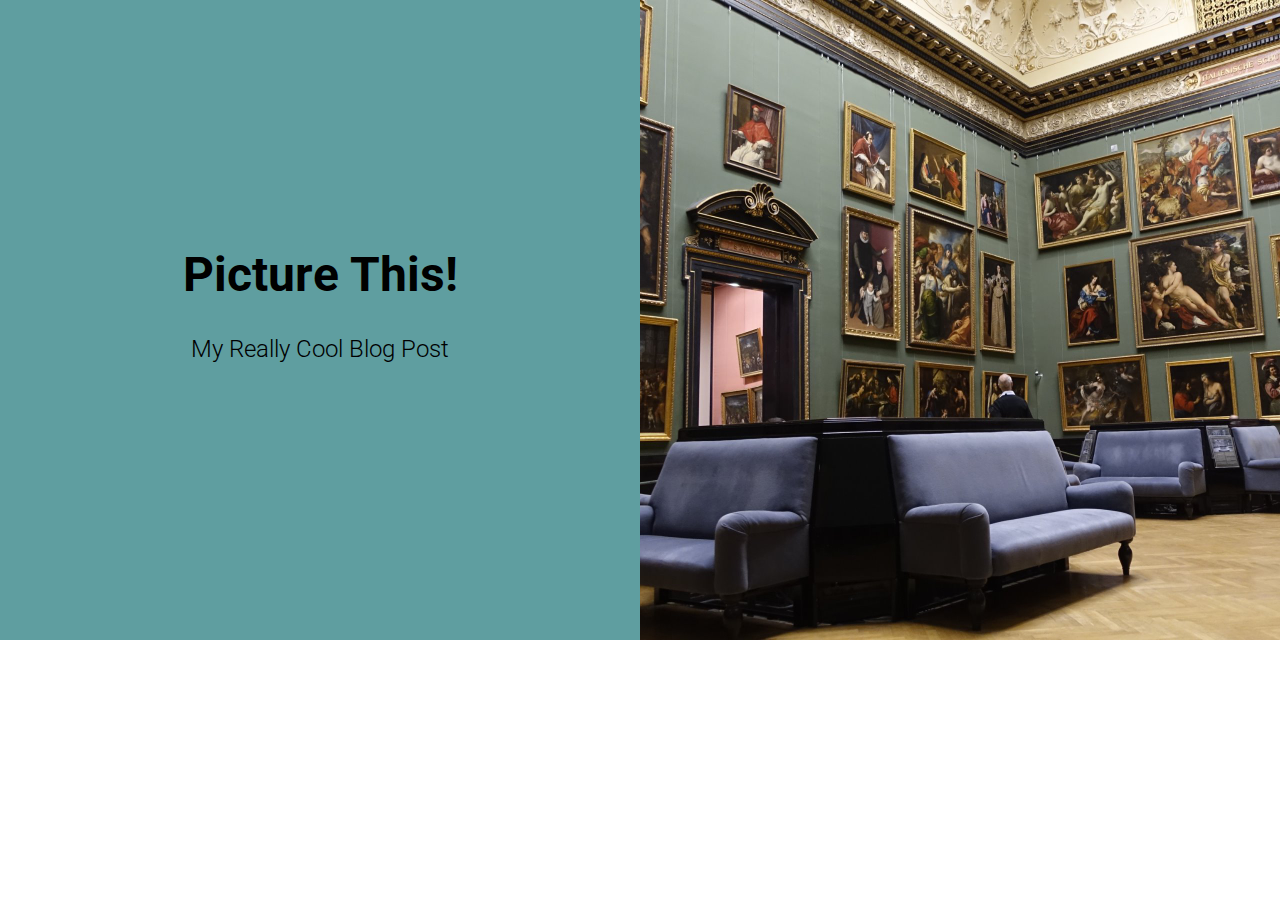
<file: index.html>
<!DOCTYPE html>
<html lang="en">

<head>
  <meta charset="UTF-8">
  <meta name="viewport" content="width=device-width, initial-scale=1.0">
  <meta http-equiv="X-UA-Compatible" content="ie=edge">
  <title>Picture This!</title>
  <link rel="stylesheet" href="style.css">
</head>

<body>
  <header class="header">
    <div class="title">
      <h1>Picture This!</h1>
      <h4>My Really Cool Blog Post</h4>
    </div>
    <picture>
      <source
      media="(max-width:960px)"
      srcset="images/museum-480_x_269.jpg 480w,
      images/museum-640_x_360.jpg 640w,
      images/museum-960_x_540.jpg 960w,
      images/museum-1280_x_720.jpg 1280w,
      images/museum-1920_x_1080.jpg 1920w,">
      <source
      media="(min-width:960px)"
      srcset="images/museum-960_x_960.jpg 960w,
      images/museum-1280_x_1280.jpg 1280w,
      images/museum-1920_x_1920.jpg 1920w,"
      size="50vw">
    <img src="images/museum.jpg" alt="museum">
  </picture>
  </header>
</body>

</html>
</file>
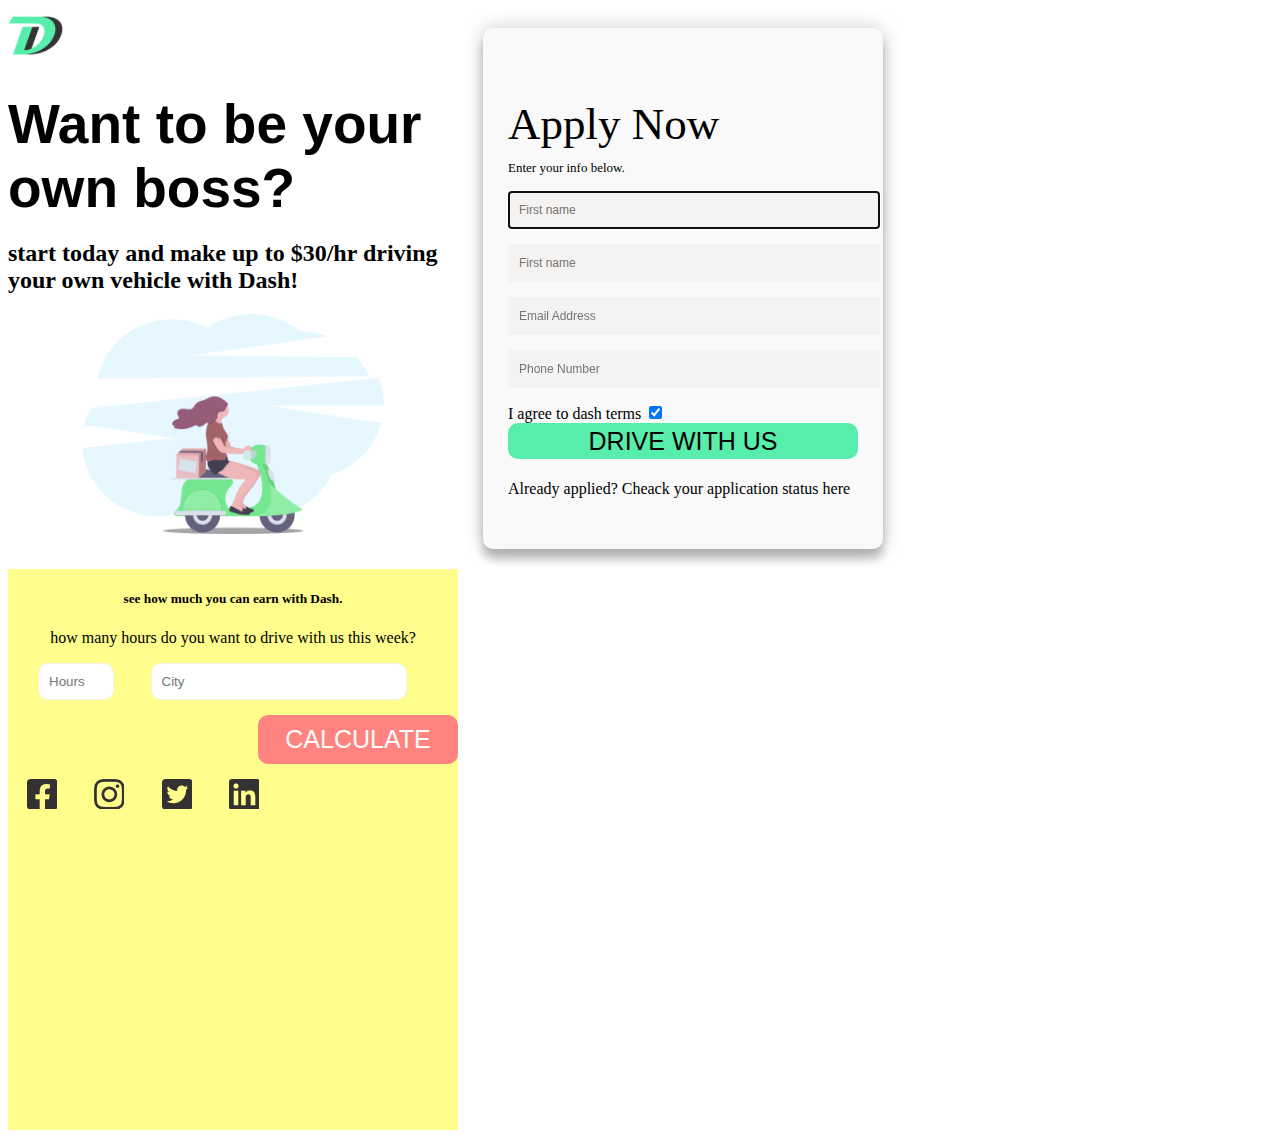
<file: landing page/index.html>
<!DOCTYPE html>
<html lang="en"></html>
<head> 
    <meta charset="utf-8">
    <title>MTM6130-FINAL</title>
    <link rel="stylesheet" href="css/style.css">
</head>
<body>
    <header>
    <div class="logo">
        <img src="img/logo.png" alt="logo">
    </div>
    <div class="word">
        <h1>Want to be your own boss?</h1>
        <h2>start today and make up to $30/hr driving your own vehicle with Dash!</h2>
    </div>
    <div class="backimg">
        <img src="img/img1.png" alt="backimg">
    </div>
    </header>
    <main>
        <div class="container">  
            <form id="contact" action="" method="post">
              <h3>Apply Now</h3>
              <h4>Enter your info below.</h4>
              <fieldset>
                <input placeholder="First name" type="text" tabindex="1" required autofocus>
              </fieldset>
              <fieldset>
                <input placeholder="First name" type="text" tabindex="2" required autofocus>
              </fieldset>
              <fieldset>
                <input placeholder="Email Address" type="email" tabindex="3" required>
              </fieldset>
              <fieldset>
                <input placeholder="Phone Number" type="tel" tabindex="4" required>
              </fieldset>
              <fieldset>
                <label for="spam">
                  I agree to dash terms
                  <input type="checkbox" name="spam" id="spam" value="yes" checked>
                </label>
              <fieldset>
                <button name="submit" type="submit" id="contact-submit" data-submit="...Sending">DRIVE WITH US</button>
              </fieldset>
              <p class="copyright">Already applied? <a href="https://colorlib.com" target="_blank" title="already"></a>Cheack your application status here</p>
            </form>
          </div>
    </main>
  </body>
    <footer>
        <div class="footer">
          <form id="calculate"action="" method="post">
            <h5>see how much you can earn with Dash.</h5>
            <p>how many hours do you want to drive with us this week?</p>
            <div class="calculate">
            <fieldset>
              <input placeholder="Hours" type="text" tabindex="5" required autofocus>
            </fieldset>
            <fieldset>
              <input placeholder="City" type="text" tabindex="6" required autofocus>
            </fieldset>
             </div>
            <fieldset>
              <button name="submit" type="submit" id="contact-submit" data-submit="...Sending">CALCULATE</button>
            </fieldset>
          </form>
        </div>
        <div class="icon">
          <a href="https://www.youtube.com/watch?v=uHqvFoZTVKM">
          <img src="img/facebook.png" alt="facebook">
          </a>
          <a href="https://www.youtube.com/watch?v=uHqvFoZTVKM">
            <img src="img/instagram.png" alt="instagram">
            </a>
            <a href="https://www.youtube.com/watch?v=uHqvFoZTVKM">
              <img src="img/twitter.png" alt="twitter">
              </a>
              <a href="https://www.youtube.com/watch?v=uHqvFoZTVKM">
                <img src="img/linkedin.png" alt="linkedin">
                </a>
        </div>
    </footer>
</file>
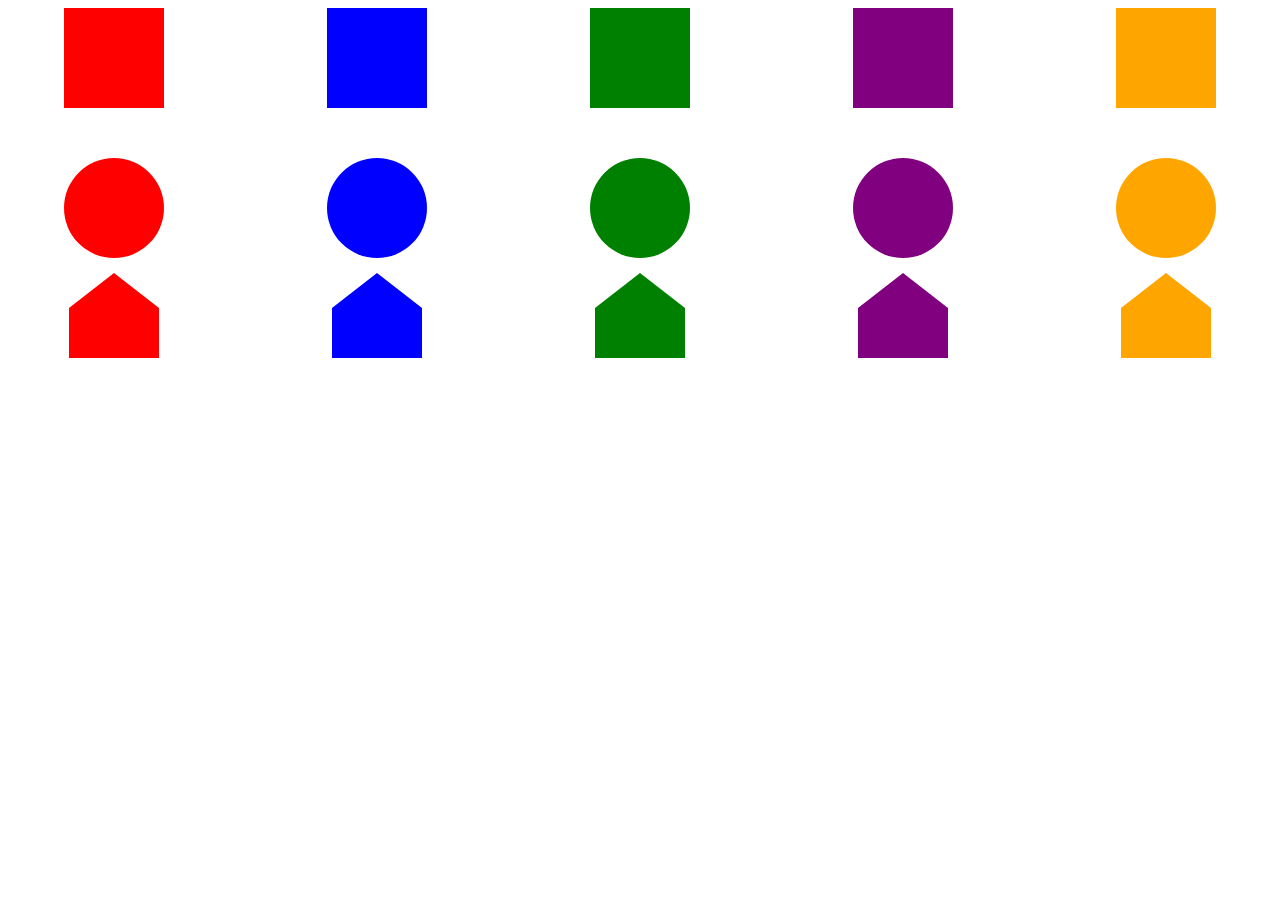
<file: mtm6201-sassy-shapes-master/index.html>
<!DOCTYPE html>
<html lang="en">

<head>
  <meta charset="UTF-8">
  <meta name="viewport" content="width=device-width, initial-scale=1.0">
  <meta http-equiv="X-UA-Compatible" content="ie=edge">
  <title>Sassy Shapes</title>
  <link rel="stylesheet" href="style.css">
</head>

<body>
  <main id="shapes" class="shapes">
    <div class="square-red"></div>
    <div class="square-blue"></div>
    <div class="square-green"></div>
    <div class="square-purple"></div>
    <div class="square-orange"></div>
    <div class="circle-red"></div>
    <div class="circle-blue"></div> 
    <div class="circle-green"></div> 
    <div class="circle-purple"></div> 
    <div class="circle-orange"></div> 
    <div class="pentagon-red"></div> 
    <div class="pentagon-blue"></div> 
    <div class="pentagon-green"></div>
    <div class="pentagon-purple"></div>
    <div class="pentagon-orange"></div>
  </main>
</body>

</html>
</file>
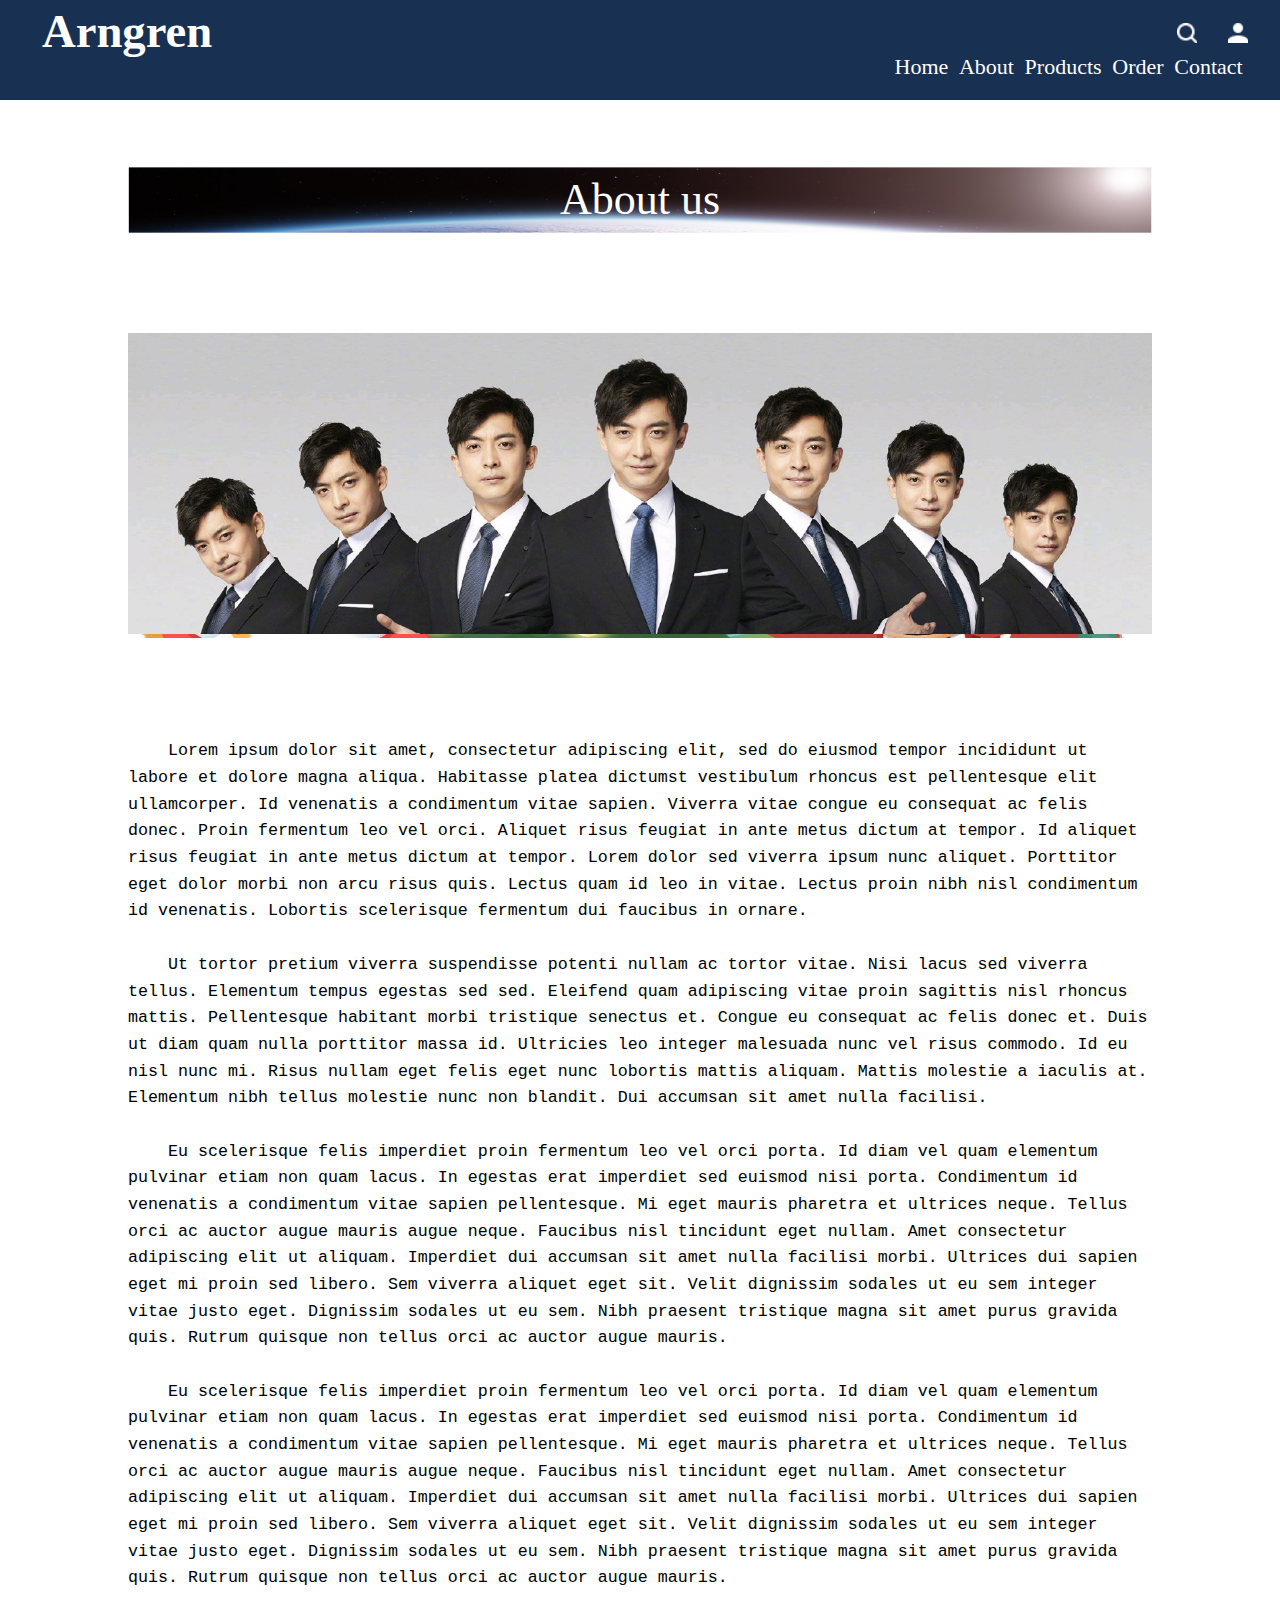
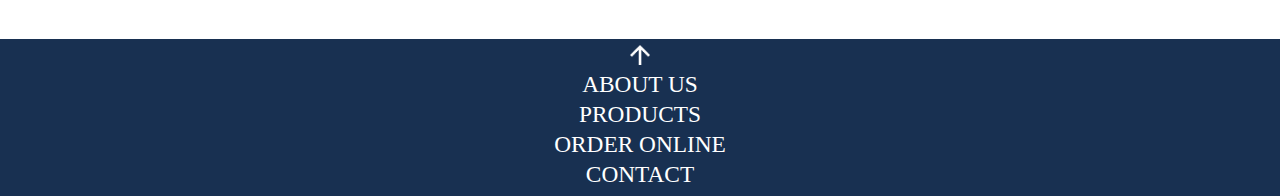
<file: Final/about.html>
<!doctype html>
<html>
<head>
    <meta charset="utf-8">
    <meta name="viewport" content="width=device-width,initial-scale=1,maximum-scale=1, user-scalable=no">
    <meta http-equiv="Page-Enter" content="revealTrans(Duration=2.0,Transition=7)">
    <link rel="stylesheet" type="text/css" href="css.css">
    <title>About</title>
</head>
<body>
  <header id="header">
      <div class="header-box">
          <div class="logo">
            <div class="phone-menu">
              <div class="menu-icon" onclick="document.getElementById('menu').style.display= document.getElementById('menu').style.display == 'block'? 'none':'block'">
                <div class="menu-line"></div>
                <div class="menu-line"></div>
                <div class="menu-line"></div>
              </div>
              <div class="phone-drop" id="menu">
                <ul>
                  <li><a  href="home.html">Home</a></li>
                  <li><a  href="about.html">About</a></li>
                  <li><a  href="product.html">Products</a></li>
                  <li><a  href="order.html">Order</a></li>
                  <li><a  href="contact.html">Contact</a></li>
                </ul>
              </div>
            </div>
            <div class="title">Arngren</div>
          </div>
          <nav>
              <div class="nav-icon">
                  <span><a href="#"><img src="images/Search@2x.png"/></a></span>
                  <span><a href="#"><img src="images/User@2x.png"/></a></span>
              </div>
              <ul>
                <li><a  href="home.html">Home</a></li>
                  <li><a  href="about.html">About</a></li>
                  <li><a  href="product.html">Products</a></li>
                  <li><a  href="order.html">Order</a></li>
                  <li><a  href="contact.html">Contact</a></li>
              </ul>
          </nav>
      </div>
  </header>
    <section>
        <div class="section-box about">
            <div class="head-img">About us</div>
            <div class="home-img about">
                <img src="images/about.png" />
            </div>
            <div class="parties">
                <div class="part">
                    <div class="part-two about">
                        <div class="part-two-item">
                            <pre>
    Lorem ipsum dolor sit amet, consectetur adipiscing elit, sed do eiusmod tempor incididunt ut labore et dolore magna aliqua. Habitasse platea dictumst vestibulum rhoncus est pellentesque elit ullamcorper. Id venenatis a condimentum vitae sapien. Viverra vitae congue eu consequat ac felis donec. Proin fermentum leo vel orci. Aliquet risus feugiat in ante metus dictum at tempor. Id aliquet risus feugiat in ante metus dictum at tempor. Lorem dolor sed viverra ipsum nunc aliquet. Porttitor eget dolor morbi non arcu risus quis. Lectus quam id leo in vitae. Lectus proin nibh nisl condimentum id venenatis. Lobortis scelerisque fermentum dui faucibus in ornare.

    Ut tortor pretium viverra suspendisse potenti nullam ac tortor vitae. Nisi lacus sed viverra tellus. Elementum tempus egestas sed sed. Eleifend quam adipiscing vitae proin sagittis nisl rhoncus mattis. Pellentesque habitant morbi tristique senectus et. Congue eu consequat ac felis donec et. Duis ut diam quam nulla porttitor massa id. Ultricies leo integer malesuada nunc vel risus commodo. Id eu nisl nunc mi. Risus nullam eget felis eget nunc lobortis mattis aliquam. Mattis molestie a iaculis at. Elementum nibh tellus molestie nunc non blandit. Dui accumsan sit amet nulla facilisi.

    Eu scelerisque felis imperdiet proin fermentum leo vel orci porta. Id diam vel quam elementum pulvinar etiam non quam lacus. In egestas erat imperdiet sed euismod nisi porta. Condimentum id venenatis a condimentum vitae sapien pellentesque. Mi eget mauris pharetra et ultrices neque. Tellus orci ac auctor augue mauris augue neque. Faucibus nisl tincidunt eget nullam. Amet consectetur adipiscing elit ut aliquam. Imperdiet dui accumsan sit amet nulla facilisi morbi. Ultrices dui sapien eget mi proin sed libero. Sem viverra aliquet eget sit. Velit dignissim sodales ut eu sem integer vitae justo eget. Dignissim sodales ut eu sem. Nibh praesent tristique magna sit amet purus gravida quis. Rutrum quisque non tellus orci ac auctor augue mauris.

    Eu scelerisque felis imperdiet proin fermentum leo vel orci porta. Id diam vel quam elementum pulvinar etiam non quam lacus. In egestas erat imperdiet sed euismod nisi porta. Condimentum id venenatis a condimentum vitae sapien pellentesque. Mi eget mauris pharetra et ultrices neque. Tellus orci ac auctor augue mauris augue neque. Faucibus nisl tincidunt eget nullam. Amet consectetur adipiscing elit ut aliquam. Imperdiet dui accumsan sit amet nulla facilisi morbi. Ultrices dui sapien eget mi proin sed libero. Sem viverra aliquet eget sit. Velit dignissim sodales ut eu sem integer vitae justo eget. Dignissim sodales ut eu sem. Nibh praesent tristique magna sit amet purus gravida quis. Rutrum quisque non tellus orci ac auctor augue mauris.
                            </pre>
                        </div>
                    </div>
                </div>
            </div>
            </div>
        </div>
    </section>
    <footer class="about-footer">
      <div class="foot-item">
        <div class="to-top"><a href="#header"><img src="images/top@2x.png" /></a></div>
        <ul >
            <li><a href="about.html"> ABOUT US</a></li>
            <li><a href="product.html">PRODUCTS</a></li>
            <li><a href="order.html">ORDER ONLINE</a></li>
            <li><a href="contact.html">CONTACT</a></li>
        </ul>
      </div>
    </footer>
</body>
</html>
</file>
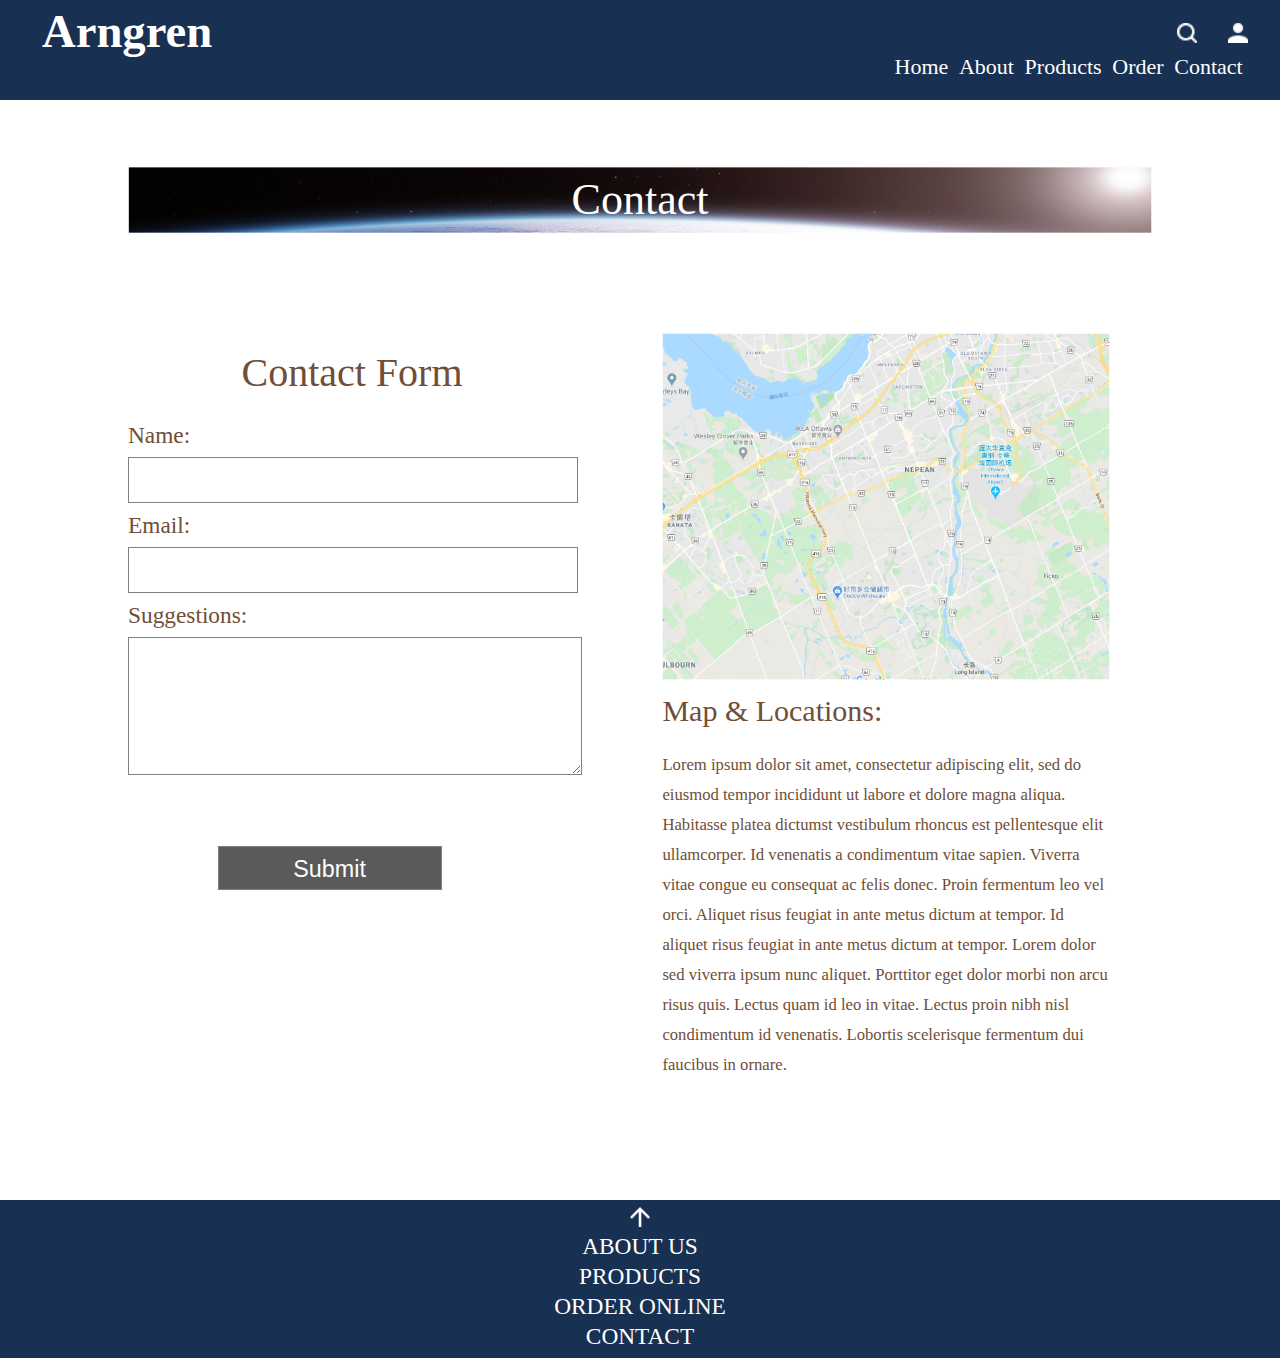
<file: Final/contact.html>
<!doctype html>
<html>
<head>
    <meta charset="utf-8">
    <meta name="viewport" content="width=device-width,initial-scale=1,maximum-scale=1, user-scalable=no">
    <meta http-equiv="Page-Enter" content="revealTrans(Duration=2.0,Transition=4)">
    <link rel="stylesheet" type="text/css" href="css.css">
    <title>Contact</title>
</head>
<body>
  <header id="header">
      <div class="header-box">
          <div class="logo">
            <div class="phone-menu">
              <div class="menu-icon" onclick="document.getElementById('menu').style.display= document.getElementById('menu').style.display == 'block'? 'none':'block'">
                <div class="menu-line"></div>
                <div class="menu-line"></div>
                <div class="menu-line"></div>
              </div>
              <div class="phone-drop" id="menu">
                <ul>
                  <li><a  href="home.html">Home</a></li>
                  <li><a  href="about.html">About</a></li>
                  <li><a  href="product.html">Products</a></li>
                  <li><a  href="order.html">Order</a></li>
                  <li><a  href="contact.html">Contact</a></li>
                </ul>
              </div>
            </div>
            <div class="title">Arngren</div>
          </div>
          <nav>
              <div class="nav-icon">
                  <span><a href="#"><img src="images/Search@2x.png"/></a></span>
                  <span><a href="#"><img src="images/User@2x.png"/></a></span>
              </div>
              <ul>
                <li><a  href="home.html">Home</a></li>
                  <li><a  href="about.html">About</a></li>
                  <li><a  href="product.html">Products</a></li>
                  <li><a  href="order.html">Order</a></li>
                  <li><a  href="contact.html">Contact</a></li>
              </ul>
          </nav>
      </div>
  </header>
    <section>
        <div class="section-box about">
            <div class="head-img">Contact</div>
        </div>
        <div class="parties">
          <div class="part">
                <div class="part-two contact">
                    <div class="part-two-item">
                        <div class="contact-info">
                            <div class="contact-map">
                                <img src="images/Image-16@2x.png" />
                            </div>
                            <div class="map-info">
                                <h2>Map & Locations:</h2>
                                <p>Lorem ipsum dolor sit amet, consectetur adipiscing elit, sed do eiusmod tempor incididunt ut labore et dolore magna aliqua. Habitasse platea dictumst vestibulum rhoncus est pellentesque elit ullamcorper. Id venenatis a condimentum vitae sapien. Viverra vitae congue eu consequat ac felis donec. Proin fermentum leo vel orci. Aliquet risus feugiat in ante metus dictum at tempor. Id aliquet risus feugiat in ante metus dictum at tempor. Lorem dolor sed viverra ipsum nunc aliquet. Porttitor eget dolor morbi non arcu risus quis. Lectus quam id leo in vitae. Lectus proin nibh nisl condimentum id venenatis. Lobortis scelerisque fermentum dui faucibus in ornare.</p>
                            </div>
                        </div>
                    </div>
                    <div class="part-two-item contact-form">
                        <h1>Contact Form</h1>
                        <form>
                            <label>Name: </label><br>
                            <input type="text" name="username" required><br>
                            <label>Email:</label><br>
                            <input type="email" name="email" required><br>
                            <label>Suggestions:</label><br>
                            <textarea name="message" rows="3" cols="20" required></textarea><br>
                            <input type="submit" value="Submit">
                          </form>
                    </div>
                </div>
            </div>
        </div>
    </section>
    <footer>
      <div class="foot-item">
        <div class="to-top"><a href="#header"><img src="images/top@2x.png"></img></a></div>
        <ul >
            <li><a href="about.html"> ABOUT US</a></li>
            <li><a href="product.html">PRODUCTS</a></li>
            <li><a href="order.html">ORDER ONLINE</a></li>
            <li><a href="contact.html">CONTACT</a></li>
        </ul>
      </div>
    </footer>
</body>
</html>
</file>
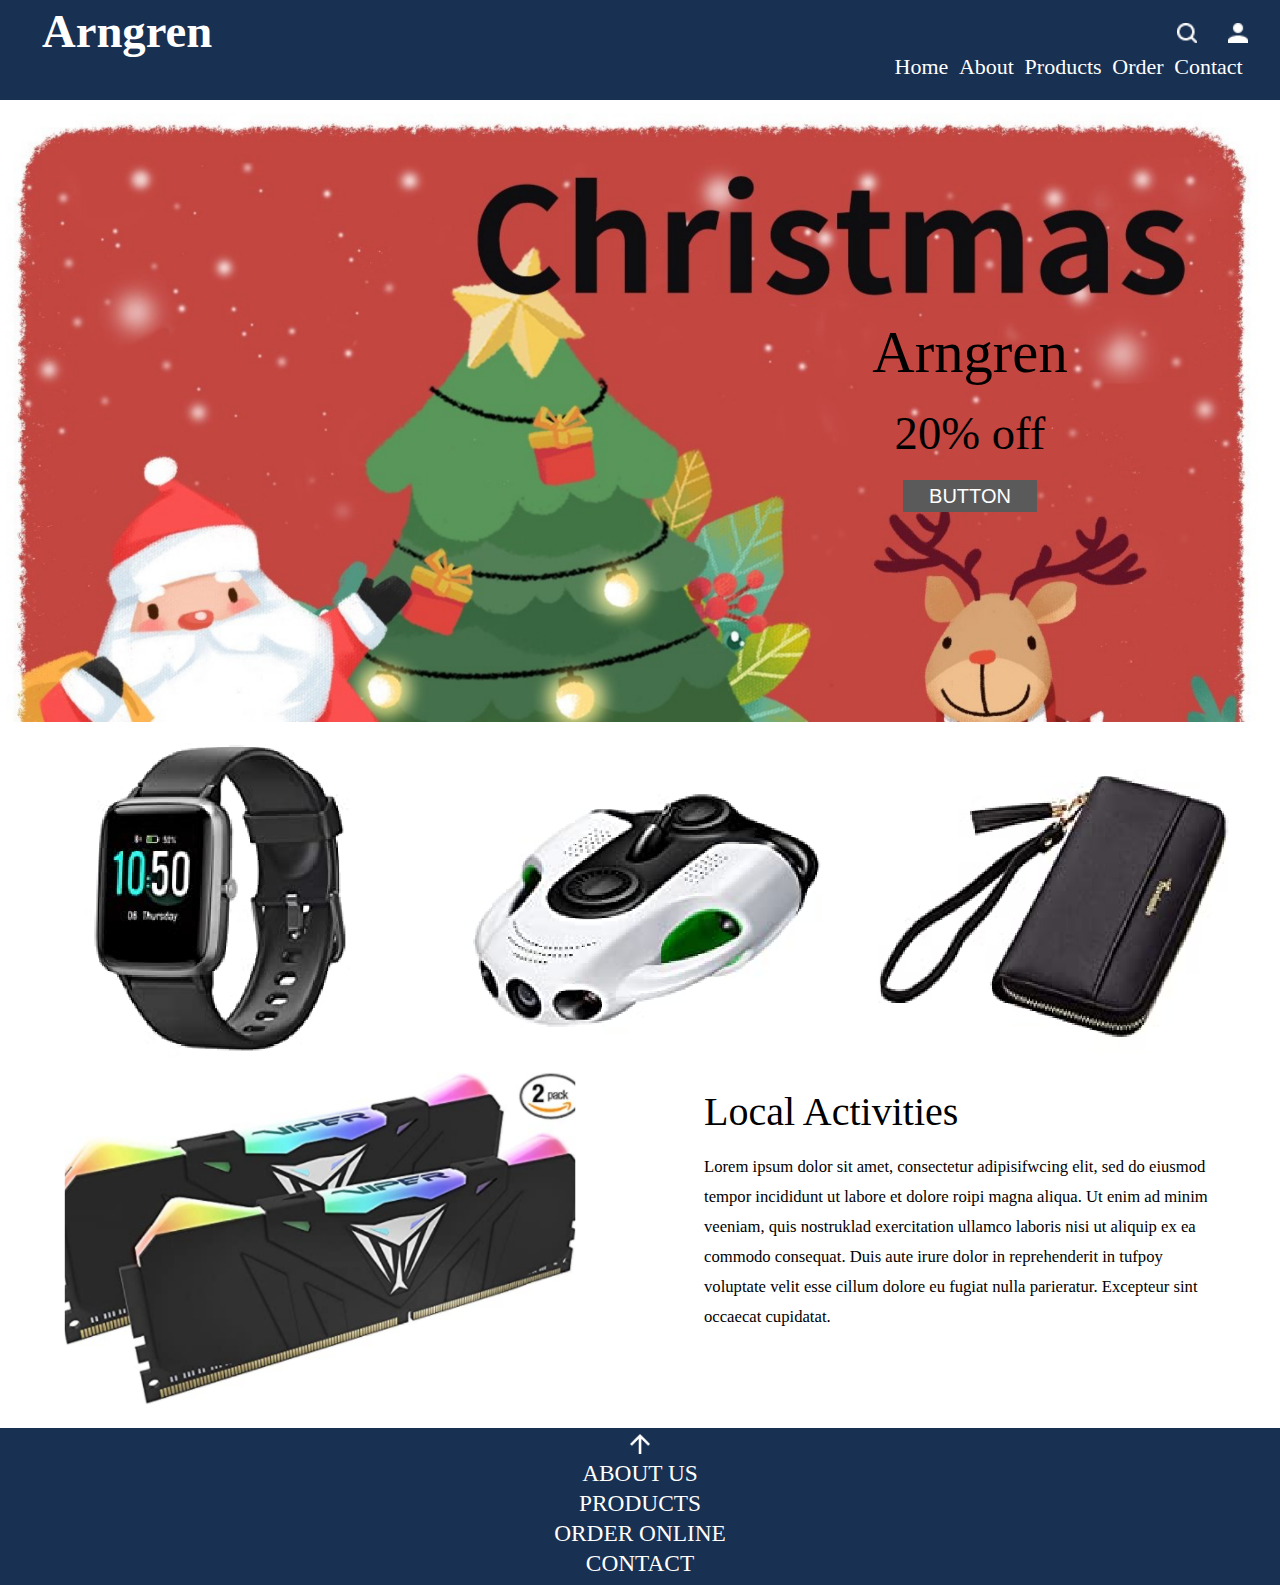
<file: Final/home.html>
<!doctype html>
<html>
<head>
    <meta charset="utf-8">
    <meta name="viewport" content="width=device-width,initial-scale=1,maximum-scale=1, user-scalable=no">
    <meta http-equiv="Page-Enter" content="revealTrans(Duration=2.0,Transition=7)">
    <link rel="stylesheet" type="text/css" href="css.css">
    <title>Home</title>
</head>
<body>
    <header id="header">
      <div class="header-box">
          <div class="logo">
            <div class="phone-menu">
              <div class="menu-icon" onclick="document.getElementById('menu').style.display= document.getElementById('menu').style.display == 'block'? 'none':'block'">
                <div class="menu-line"></div>
                <div class="menu-line"></div>
                <div class="menu-line"></div>
                </div>
                <div class="phone-drop" id="menu">
                  <ul>
                    <li><a  href="home.html">Home</a></li>
                    <li><a  href="about.html">About</a></li>
                    <li><a  href="product.html">Products</a></li>
                    <li><a  href="order.html">Order</a></li>
                    <li><a  href="contact.html">Contact</a></li>
                  </ul>
                </div>
              </div>
              <div class="title">Arngren</div>
            </div>
          <nav>
              <div class="nav-icon">
                <span><a href="#"><img src="images/Search@2x.png"/></a></span>
                <span><a href="#"><img src="images/User@2x.png"/></a></span>
            </div>
                <ul>
                    <li><a  href="home.html">Home</a></li>
                    <li><a  href="about.html">About</a></li>
                    <li><a  href="product.html">Products</a></li>
                    <li><a  href="order.html">Order</a></li>
                    <li><a  href="contact.html">Contact</a></li>
                </ul>
          </nav>
        </div>
    </header>
    <section>
        <div class="home-img">
          <div class="home-title">
            <h1>Arngren</h1>
            <h2>20% off</h2>
            <input type="button" value="BUTTON">
            </div>
        </div>
      <div class="parties">
        <div class="part">
            <div class="part-two home-first">
                <div class="part-two-item">
                  <img src="images/Image-3@2x.png"/>
                </div>
                <div class="part-two-item">
                  <img src="images/Image-5@2x.png"/>
                </div>
                <div class="part-two-item">
                  <img src="images/Image-4@2x.png"/>
                </div>
            </div>
            <div class="part-two home-second">
              <div class="part-two-item">
                  <img src="images/Image@2x.png"/>
            </div>
              <div class="part-two-item">
                  <h1>Local Activities</h1>
                  <p>Lorem ipsum dolor sit amet, consectetur adipisifwcing elit, sed do eiusmod tempor incididunt ut labore et dolore roipi magna aliqua. Ut enim ad minim veeniam, quis nostruklad exercitation ullamco laboris nisi ut aliquip ex ea commodo consequat. Duis aute irure dolor in reprehenderit in tufpoy voluptate velit esse cillum dolore eu fugiat nulla parieratur. Excepteur sint occaecat cupidatat.</p>
                </div>
            </div>
        </div>
     </div>
    </section>
    <footer>
      <div class="foot-item">
        <div class="to-top"><a href="#header"><img src="images/top@2x.png"></img></a></div>
        <ul >
            <li><a href="about.html"> ABOUT US</a></li>
            <li><a href="product.html">PRODUCTS</a></li>
            <li><a href="order.html">ORDER ONLINE</a></li>
            <li><a href="contact.html">CONTACT</a></li>
        </ul>
      </div>
    </footer>
</body>
</html>
</file>
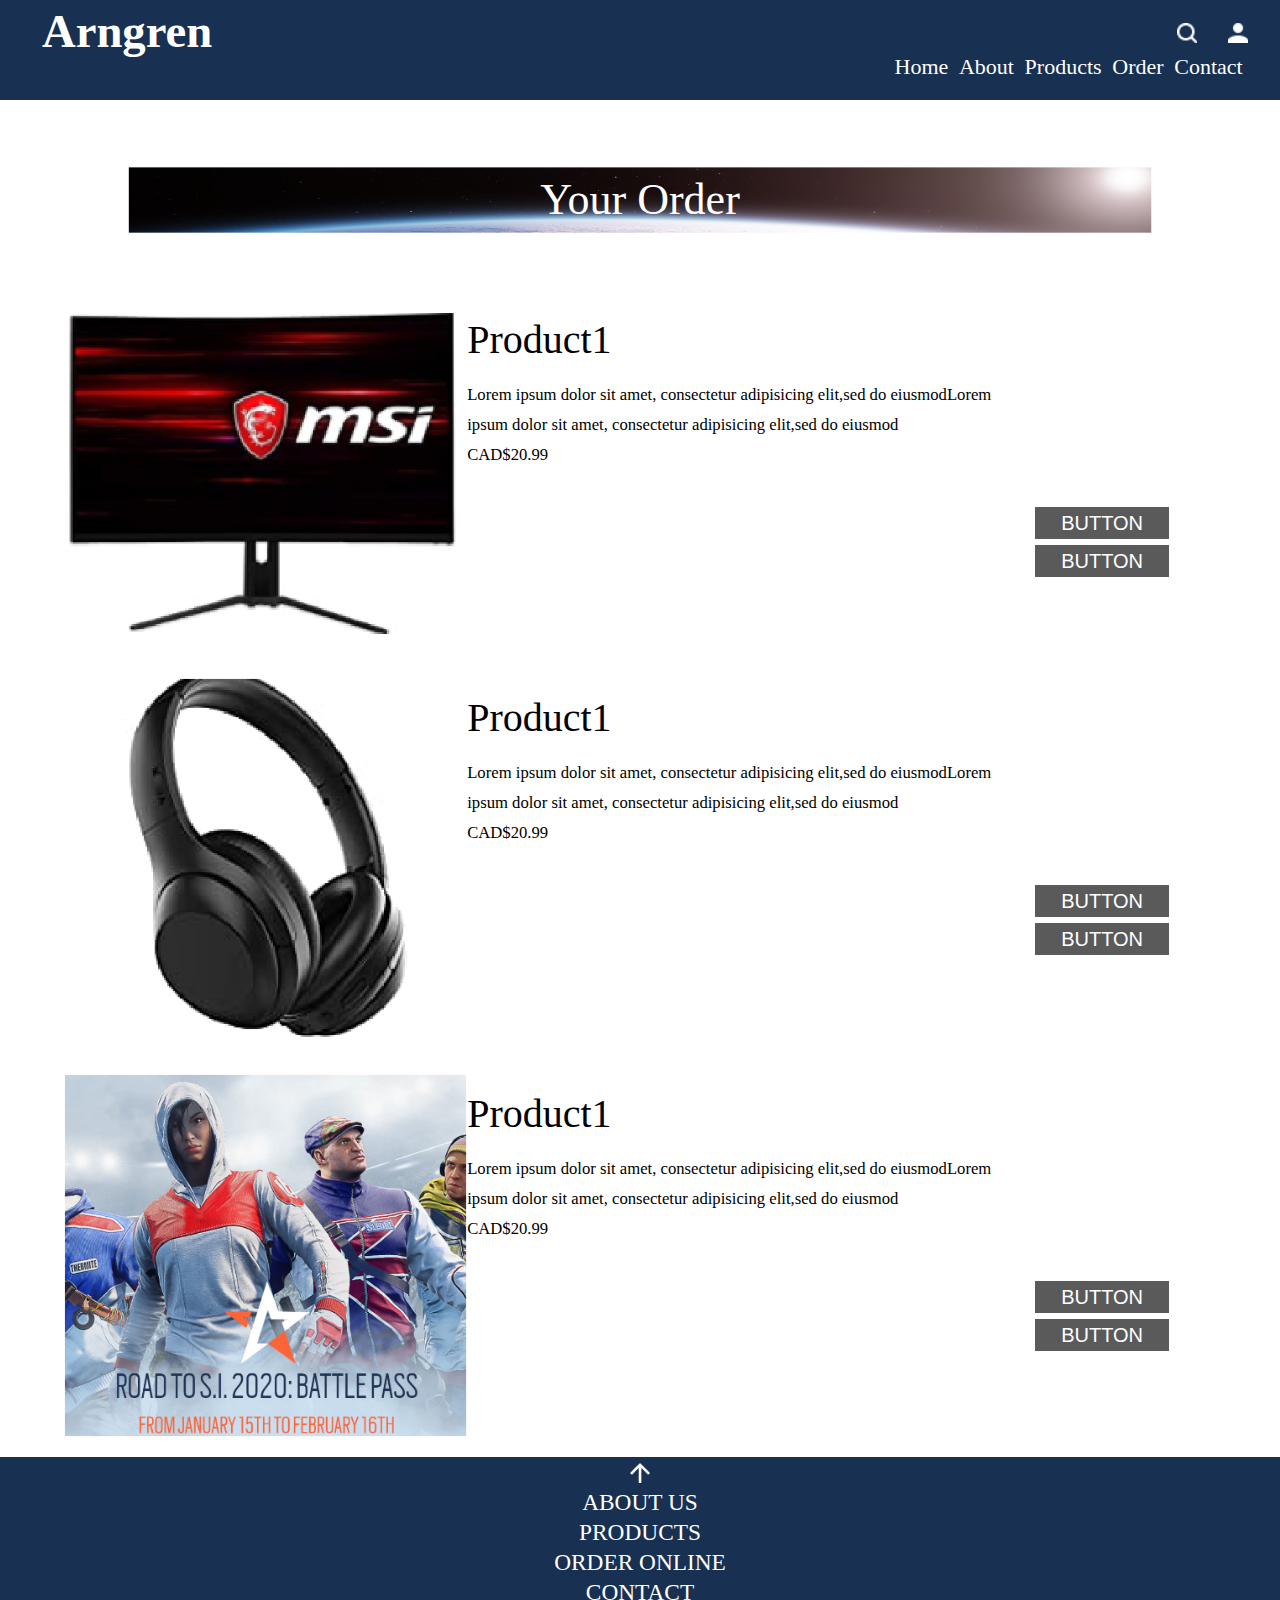
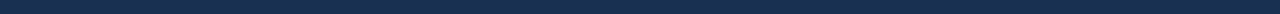
<file: Final/order.html>
<!doctype html>
<html>
<head>
    <meta charset="utf-8">
    <meta name="viewport" content="width=device-width,initial-scale=1,maximum-scale=1, user-scalable=no">
    <meta http-equiv="Page-Enter" content="revealTrans(Duration=2.0,Transition=4)">
    <link rel="stylesheet" type="text/css" href="css.css">
    <title>Order</title>
</head>
<body>
  <header id="header">
      <div class="header-box">
          <div class="logo">
            <div class="phone-menu">
              <div class="menu-icon" onclick="document.getElementById('menu').style.display= document.getElementById('menu').style.display == 'block'? 'none':'block'">
                <div class="menu-line"></div>
                <div class="menu-line"></div>
                <div class="menu-line"></div>
              </div>
              <div class="phone-drop" id="menu">
                <ul>
                  <li><a href="home.html">Home</a></li>
                  <li><a href="about.html">About</a></li>
                  <li><a href="product.html">Products</a></li>
                  <li><a href="order.html">Order</a></li>
                  <li><a href="contact.html">Contact</a></li>
                </ul>
              </div>
            </div>
            <div class="title">Arngren</div>
          </div>
          <nav>
              <div class="nav-icon">
                  <span><a href="#"><img src="images/Search@2x.png"/></a></span>
                  <span><a href="#"><img src="images/User@2x.png"/></a></span>
              </div>
              <ul>
                <li><a href="home.html">Home</a></li>
                  <li><a href="about.html">About</a></li>
                  <li><a href="product.html">Products</a></li>
                  <li><a href="order.html">Order</a></li>
                  <li><a  href="contact.html">Contact</a></li>
              </ul>
          </nav>
      </div>
  </header>
    <section>
        <div class="section-box about">
            <div class="head-img">Your Order</div>
        </div>
        <div class="parties">
        <div class="part">
                <div class="part-two order">
                    <div class="part-two-item">
                        <div class="order-img">
                            <img src="images/Image-11@2x.png"/>
                        </div>
                        <div class="order-info">
                            <div class="order-product">
                               <h1>Product1</h1>
                            <p>Lorem ipsum dolor sit amet, consectetur adipisicing elit,sed do eiusmodLorem ipsum dolor sit amet, consectetur adipisicing elit,sed do eiusmod
                                <br>CAD$20.99</p>
                            </div>
                            <div class="order-btn">
                                <input type="button" value="BUTTON">
                                <input type="button" value="BUTTON">
                            </div>
                        </div>
                    </div>
                    <div class="part-two-item">
                        <div class="order-img">
                            <img src="images/Image-14@2x.png"/>
                        </div>
                        <div class="order-info">
                            <div class="order-product">
                               <h1>Product1</h1>
                            <p>Lorem ipsum dolor sit amet, consectetur adipisicing elit,sed do eiusmodLorem ipsum dolor sit amet, consectetur adipisicing elit,sed do eiusmod
                                <br>CAD$20.99</p>
                            </div>
                            <div class="order-btn">
                                <input type="button" value="BUTTON">
                                <input type="button" value="BUTTON">
                            </div>
                        </div>
                    </div>
                    <div class="part-two-item">
                        <div class="order-img">
                            <img src="images/Image-13@2x.png"/>
                        </div>
                        <div class="order-info">
                            <div class="order-product">
                               <h1>Product1</h1>
                            <p>Lorem ipsum dolor sit amet, consectetur adipisicing elit,sed do eiusmodLorem ipsum dolor sit amet, consectetur adipisicing elit,sed do eiusmod
                                <br>CAD$20.99</p>
                            </div>
                            <div class="order-btn">
                                <input type="button" value="BUTTON">
                                <input type="button" value="BUTTON">
                            </div>
                        </div>
                    </div>
                </div>
            </div>
        </div>
    </section>
    <footer>
      <div class="foot-item">
        <div class="to-top"><a href="#header"><img src="images/top@2x.png"></img></a></div>
        <ul >
            <li><a href="about.html"> ABOUT US</a></li>
            <li><a href="product.html">PRODUCTS</a></li>
            <li><a href="order.html">ORDER ONLINE</a></li>
            <li><a href="contact.html">CONTACT</a></li>
        </ul>
      </div>
    </footer>
</body>
</html>
</file>
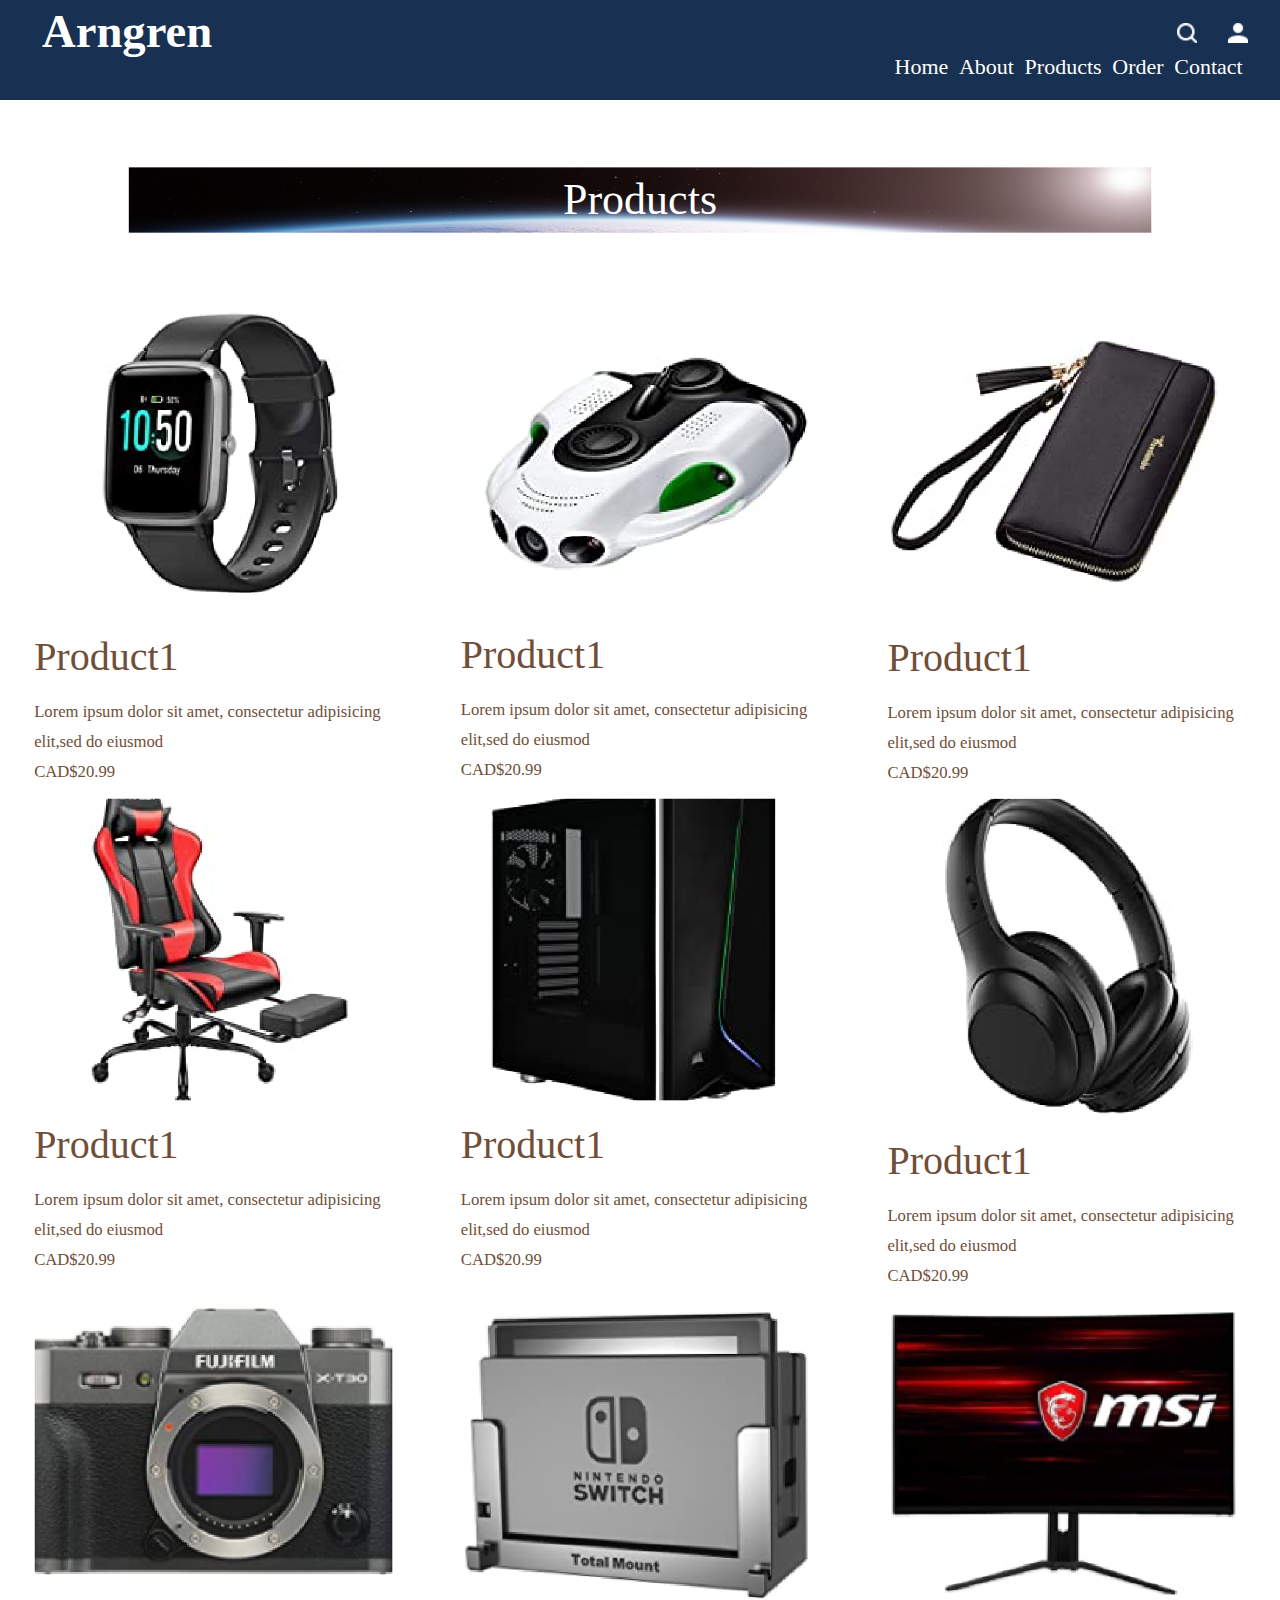
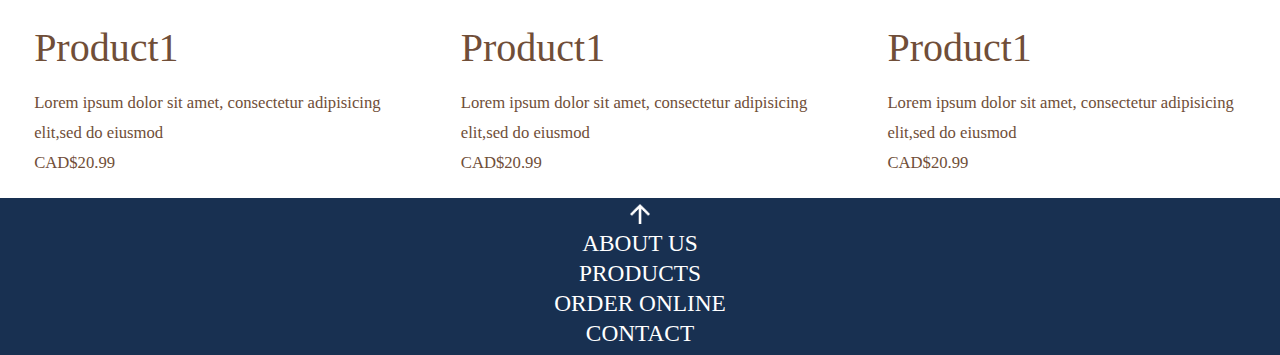
<file: Final/product.html>
<!doctype html>
<html>
<head>
    <meta charset="utf-8">
    <meta name="viewport" content="width=device-width,initial-scale=1,maximum-scale=1, user-scalable=no">
    <meta http-equiv="Page-Enter" content="revealTrans(Duration=2.0,Transition=7)">
    <link rel="stylesheet" type="text/css" href="css.css">
    <title>Products</title>
</head>
<body>
  <header id="header">
      <div class="header-box">
          <div class="logo">
            <div class="phone-menu">
              <div class="menu-icon" onclick="document.getElementById('menu').style.display= document.getElementById('menu').style.display == 'block'? 'none':'block'">
                <div class="menu-line"></div>
                <div class="menu-line"></div>
                <div class="menu-line"></div>
              </div>
              <div class="phone-drop" id="menu">
                <ul>
                  <li><a  href="home.html">Home</a></li>
                  <li><a  href="about.html">About</a></li>
                  <li><a  href="product.html">Products</a></li>
                  <li><a  href="order.html">Order</a></li>
                  <li><a  href="contact.html">Contact</a></li>
                </ul>
              </div>
            </div>
            <div class="title">Arngren</div>
          </div>
          <nav>
              <div class="nav-icon">
                  <span><a href="#"><img src="images/Search@2x.png"/></a></span>
                  <span><a href="#"><img src="images/User@2x.png"/></a></span>
              </div>
              <ul>
                <li><a  href="home.html">Home</a></li>
                  <li><a  href="about.html">About</a></li>
                  <li><a  href="product.html">Products</a></li>
                  <li><a  href="order.html">Order</a></li>
                  <li><a  href="contact.html">Contact</a></li>
              </ul>
          </nav>
      </div>
  </header>
    <section>
        <div class="section-box about">
            <div class="head-img">Products</div>
        </div>
        <div class="parties">
            <div class="part">
                <div class="part-two product">
                    <div class="part-two-item">
                        <div class="product-list">
                            <div class="product-img">
                                <img src="images/Image-3@2x.png"/>
                            </div>
                            <div class="product-info">
                                <h1>Product1</h1>
                                <p>Lorem ipsum dolor sit amet, consectetur adipisicing elit,sed do eiusmod
                                <br>CAD$20.99</p>
                            </div>
                        </div>
                    </div>
                    <div class="part-two-item">
                        <div class="product-list">
                            <div class="product-img">
                                <img src="images/Image-5@2x.png"/>
                            </div>
                            <div class="product-info">
                                <h1>Product1</h1>
                                <p>Lorem ipsum dolor sit amet, consectetur adipisicing elit,sed do eiusmod
                                <br>CAD$20.99</p>
                            </div>
                        </div>
                    </div>
                    <div class="part-two-item">
                        <div class="product-list">
                            <div class="product-img">
                                <img src="images/Image-4@2x.png"/>
                            </div>
                            <div class="product-info">
                                <h1>Product1</h1>
                                <p>Lorem ipsum dolor sit amet, consectetur adipisicing elit,sed do eiusmod
                                <br>CAD$20.99</p>
                            </div>
                        </div>
                    </div>
                    <div class="part-two-item">
                        <div class="product-list">
                            <div class="product-img">
                                <img src="images/Image-6@2x.png"/>
                            </div>
                            <div class="product-info">
                                <h1>Product1</h1>
                                <p>Lorem ipsum dolor sit amet, consectetur adipisicing elit,sed do eiusmod
                                <br>CAD$20.99</p>
                            </div>
                        </div>
                    </div>
                    <div class="part-two-item">
                        <div class="product-list">
                            <div class="product-img">
                                <img src="images/Image-7@2x.png"/>
                            </div>
                            <div class="product-info">
                                <h1>Product1</h1>
                                <p>Lorem ipsum dolor sit amet, consectetur adipisicing elit,sed do eiusmod
                                <br>CAD$20.99</p>
                            </div>
                        </div>
                    </div>
                    <div class="part-two-item">
                        <div class="product-list">
                            <div class="product-img">
                                <img src="images/Image-14@2x.png"/>
                            </div>
                            <div class="product-info">
                                <h1>Product1</h1>
                                <p>Lorem ipsum dolor sit amet, consectetur adipisicing elit,sed do eiusmod
                                <br>CAD$20.99</p>
                            </div>
                        </div>
                    </div>
                    <div class="part-two-item">
                        <div class="product-list">
                            <div class="product-img">
                                <img src="images/Image-9@2x.png"/>
                            </div>
                            <div class="product-info">
                                <h1>Product1</h1>
                                <p>Lorem ipsum dolor sit amet, consectetur adipisicing elit,sed do eiusmod
                                <br>CAD$20.99</p>
                            </div>
                        </div>
                    </div>
                    <div class="part-two-item">
                        <div class="product-list">
                            <div class="product-img">
                                <img src="images/Image-10@2x.png"/>
                            </div>
                            <div class="product-info">
                                <h1>Product1</h1>
                                <p>Lorem ipsum dolor sit amet, consectetur adipisicing elit,sed do eiusmod
                                <br>CAD$20.99</p>
                            </div>
                        </div>
                    </div>
                    <div class="part-two-item">
                        <div class="product-list">
                            <div class="product-img">
                                <img src="images/Image-11@2x.png"/>
                            </div>
                            <div class="product-info">
                                <h1>Product1</h1>
                                <p>Lorem ipsum dolor sit amet, consectetur adipisicing elit,sed do eiusmod
                                <br>CAD$20.99</p>
                            </div>
                        </div>
                    </div>
                </div>
            </div>
        </div>
    </section>
    <footer>
      <div class="foot-item">
        <div class="to-top"><a href="#header"><img src="images/top@2x.png"></img></a></div>
        <ul >
            <li><a href="about.html"> ABOUT US</a></li>
            <li><a href="product.html">PRODUCTS</a></li>
            <li><a href="order.html">ORDER ONLINE</a></li>
            <li><a href="contact.html">CONTACT</a></li>
        </ul>
      </div>
    </footer>
</body>
</html>
</file>
<file: style.css>
@import url('https://fonts.googleapis.com/css?family=Roboto:300,700&display=swap');

html,
body {
  margin: 0;
  border: 0;
  font-family: 'Roboto', sans-serif;
}

.header {
  display: grid;
  grid-template-columns: 1fr;
  align-items: center;
  background-color: cadetblue;
}

.title {
  padding: 50px 25px;
  text-align: center;
}

h1 {
  font-size: 3rem;
  margin: 0;
}

h4 {
  font-size: 1.5rem;
  font-weight: 300;
}

img {
  display: block;
  width: 100%;
}

@media (min-width: 960px) {
  .header {
    grid-template-columns: repeat(2, 1fr);
  }
}
</file>
<file: landing page/css/style.css>
.logo img{
    width: 55px;
    height: 55px;
    margin-bottom: 25px;
}
.backimg img{
    width: 100%;
    height: 100%;
}
.word h1{
    font-size: 55px;
    color:black;
    display:inline;
    font-family:'Franklin Gothic Medium', 'Arial Narrow', Arial, sans-serif;
}
.container {
  max-width: 400px;
  width: 100%;
  margin: 0px auto;
  position: relative;
}
#contact input[type="text"],
#contact input[type="email"],
#contact input[type="tel"],
#contact button[type="submit"] {
  font: 400 12px/16px "Roboto", Helvetica, Arial, sans-serif;
}
#contact {
  background: #F9F9F9;
  padding: 25px;
  margin: 20px 0px;
  box-shadow: 0 0 20px 0 rgba(0, 0, 0, 0.2), 0 10px 10px 0 rgba(0, 0, 0, 0.24);
  border-radius: 10px 10px;
}
#contact h3 {
  display: block;
  font-size: 45px;
  font-weight: 300;
  margin-bottom: 10px;
  color: black;
  font-style: bold;
}
#contact h4 {
  margin: 5px 0 15px;
  display: block;
  font-size: 13px;
  font-weight: 400;
}
fieldset {
  border: medium none !important;
  margin: 0 0 10px;
  min-width: 100%;
  padding: 0;
  width: 100%;
}
#contact input[type="text"],
#contact input[type="email"],
#contact input[type="tel"]
 {
  width: 100%;
  border: 1px solid rgb(245, 242, 242);
  background: rgb(245, 242, 242);
  margin: 0 0 5px;
  padding: 10px;
}
#contact button[type="submit"] {
  cursor: pointer;
  width: 100%;
  border: none;
  background: #57eeab;
  color: black;
  margin: 0 0 5px;
  padding: 10px;
  font-size: 25px;
  font-style: bold;
  border-radius: 10px 10px;
}
footer{
  background-color:#fffd8c;
  text-align: center;
}
#calculate button[type="submit"]{
  cursor: pointer;
  width: 200px;
  border: none;
  background: #ff8480;
  color: rgb(253, 252, 252);
  margin: 0 0 5px;
  padding: 10px;
  font-size: 25px;
  font-style: initial;
  border-radius: 10px 10px;
}
.calculate{
  display: grid;
  grid-template-columns:15% 65%;
  grid-gap: 10%;
}
#calculate input[type="text"]{
  border-radius: 10px 10px;
  border: 1px solid rgb(245, 242, 242);
  margin: 0 30px 5px;
  padding: 10px;
  width: 80%;
}
.icon{
  display: grid;
  grid-template-columns:15% 15% 15% 15%;
  grid-gap: 10% 10% 10%;
}
@media (min-width: 768px){
  #calculate button[type="submit"]{
    float: right;
  }
  .calculate{
    width: 450px;
  }
}
@media (min-width:1024px){
  body{display: grid;
  grid-template-columns:450px 450px ;
  grid-template-rows: 1fr 1fr;
  }
  footer{
    width: 100%;
  }
}
</file>
<file: mtm6201-sassy-shapes-master/style.css>
/**********************************************
 * STARTER CODE
 **********************************************/
.shapes, .square-red, .square-blue, .square-green, .square-purple, .square-orange, .circle-red, .circle-blue, .circle-green, .circle-purple, .circle-orange, .pentagon-red, .pentagon-blue, .pentagon-green, .pentagon-purple, .pentagon-orange {
  display: -ms-grid;
  display: grid;
  -ms-grid-columns: (1fr)[5];
      grid-template-columns: repeat(5, 1fr);
  grid-gap: 50px;
  justify-items: center;
  -webkit-box-align: center;
      -ms-flex-align: center;
          align-items: center;
}

.circle-red, .circle-blue, .circle-green, .circle-purple, .circle-orange, .square-red, .square-blue, .square-green, .square-purple, .square-orange {
  width: 100px;
  height: 100px;
  background-color: black;
}

.circle-red, .circle-blue, .circle-green, .circle-purple, .circle-orange {
  border-radius: 50%;
  background-color: black;
}

.pentagon-red, .pentagon-blue, .pentagon-green, .pentagon-purple, .pentagon-orange {
  position: relative;
  width: 54px;
  -webkit-box-sizing: content-box;
          box-sizing: content-box;
  border-width: 50px 18px 0;
  border-style: solid;
  border-color: black transparent;
}

.pentagon-red::before, .pentagon-blue::before, .pentagon-green::before, .pentagon-purple::before, .pentagon-orange::before {
  content: "";
  position: absolute;
  height: 0;
  width: 0;
  top: -85px;
  left: -18px;
  border-width: 0 45px 35px;
  border-style: solid;
  border-color: transparent transparent black;
}

/**********************************************
 * YOUR CODE BELOW
 **********************************************/
.square-red {
  background-color: red;
  border-color: red;
}

.square-blue {
  background-color: blue;
  border-color: blue;
}

.square-green {
  background-color: green;
  border-color: green;
}

.square-purple {
  background-color: purple;
  border-color: purple;
}

.square-orange {
  background-color: orange;
  border-color: orange;
}

.circle-red {
  background-color: red;
  border-color: red;
}

.circle-blue {
  background-color: blue;
  border-color: blue;
}

.circle-green {
  background-color: green;
  border-color: green;
}

.circle-purple {
  background-color: purple;
  border-color: purple;
}

.circle-orange {
  background-color: orange;
  border-color: orange;
}

.pentagon-red {
  border-color: red transparent;
  background-color: red;
  border-color: red;
}

.pentagon-red::before {
  border-color: transparent transparent red;
}

.pentagon-blue {
  border-color: blue transparent;
  background-color: blue;
  border-color: blue;
}

.pentagon-blue::before {
  border-color: transparent transparent blue;
}

.pentagon-green {
  border-color: green transparent;
  background-color: green;
  border-color: green;
}

.pentagon-green::before {
  border-color: transparent transparent green;
}

.pentagon-purple {
  border-color: purple transparent;
  background-color: purple;
  border-color: purple;
}

.pentagon-purple::before {
  border-color: transparent transparent purple;
}

.pentagon-orange {
  border-color: orange transparent;
  background-color: orange;
  border-color: orange;
}

.pentagon-orange::before {
  border-color: transparent transparent orange;
}
/*# sourceMappingURL=style.css.map */
</file>
<file: Final/css.css>
body, html, div, blockquote, img, label, p, h1, h2, h3, h4, h5, h6, pre, ul, ol,
li, dl, dt, dd, form, a, fieldset, button,input, th, tr, td
{margin: 0; padding: 0; border: 0; outline: none;font-weight: initial}

a {color: #000000;}
A:link {TEXT-DECORATION: none;}
A:visited {TEXT-DECORATION: none;}
ul,li{list-style-type:none;}
.clearit{clear:both;}
pre{
  font-size: calc(25  * calc(100vw / 1920));
  line-height: calc(40  * calc(100vw / 1920));
  font-family: 'Calibri' serif;
  white-space:pre-wrap;
  white-space:-moz-pre-wrap;
  white-space:-pre-wrap;
  white-space:-o-pre-wrap;
  word-wrap:break-word;
}
@media screen and (min-width:1024px){
  h1{
    font-size: calc(60  * calc(100vw / 1920));
    line-height: calc(120  * calc(100vw / 1920));
  }
  h2{
      font-size: calc(45  * calc(100vw / 1920));
      line-height: calc(80  * calc(100vw / 1920));
  }
  h3{
      font-size: calc(15  * calc(100vw / 1920));
      line-height: calc(20  * calc(100vw / 1920));
      color: rgb(140, 97, 45);
  }
  p{
      font-size: calc(25  * calc(100vw / 1920));
      line-height: calc(45  * calc(100vw / 1920));
      font-family: 'Cambria', serif;
  }
  .header-box .logo .title{
    line-height:calc( 95  * calc(100vw / 1920));
  }
  .phone-menu{
    display: none;
  }
  nav .nav-icon{
    width: 100%;
    margin-top: calc(34  * calc(100vw / 1920));
    text-align: right
  }
  .nav-icon img{
    width: calc(30  * calc(100vw / 1920));
    height: calc(30  * calc(100vw / 1920));
  }
  nav .nav-icon span{
    width: calc(15  * calc(100vw / 1920));
    height: calc(15  * calc(100vw / 1920));
    margin-left: calc(40  * calc(100vw / 1920));
  }
  nav>ul>li>a{
    line-height: calc(60  * calc(100vw / 1920));
  }
  .head-img{
    background: url("images/Image-2@2x.png") no-repeat top;
  }
  .part-two.home-first .part-two-item{
    width: 30%;
  }
  .part-two.home-second .part-two-item{
    width: 40%;
  }
  .section-box.about{
    width: 80%;
    margin: 0 auto;
  }
  .head-img{
  margin-top: calc(100  * calc(100vw / 1920));
  }
  .part-two.product .part-two-item{
    margin-top: calc(15  * calc(100vw / 1920));
    width: 28%;
  }
  .order-info{
    width: 65%;
    display: flex;
    justify-content: space-between;
  }
  .order-info .order-product{
    width: 70%;
  }
  .order-info .order-btn{
    width: 25%;
    margin-top: calc(300  * calc(100vw / 1920));
  }
  .part-two.contact{
    position:relative;
    margin-bottom: calc(100  * calc(100vw / 1920))
  }
  .part-two.contact .part-two-item{
    width: 35%;
  }
  .contact-form{
    position: absolute;
    top: 0;
    left: 10%;
    margin-bottom: calc(100  * calc(100vw / 1920))
  }
  .contact-map{
    margin-left: 55%;
    width: 100%;
  }
  .map-info{
    margin-left: 55%;
    width: 100%;
  }
}

@media screen and (min-width:500px ) and (max-width: 1024px ) {
  h1{
    font-size: calc(60  * calc(100vw / 1920));
    line-height: calc(120  * calc(100vw / 1920));
  }
  h2{
      font-size: calc(40  * calc(100vw / 1920));
      line-height: calc(60  * calc(100vw / 1920));
  }
  h3{
      font-size: calc(15  * calc(100vw / 1920));
      line-height: calc(20  * calc(100vw / 1920));
      color: rgb(140, 97, 45);
  }
  p{
      font-size: calc(28  * calc(100vw / 1920));
      line-height: calc(45  * calc(100vw / 1920));
      font-family: "Arial",serif;
  }
  .header-box .logo .title{
    line-height: calc(150  * calc(100vw / 1920));
  }
  .phone-menu{
    display: none;
  }
  nav .nav-icon{
    display: none;
  }
  nav>ul>li>a{
    line-height: calc(150  * calc(100vw / 1920));
  }
  .head-img{
    background: url("images/Image-24@2x.png") no-repeat top;
  }
  .part-two.home-first .part-two-item{
    width: 30%;
  }
  .part-two.home-second .part-two-item{
    width: 40%;
  }
  .about-footer{
    position: fixed;
    bottom: 0;
  }
  .foot-item ul>li{
    display: inline;
  }
  .to-top{
    float: right;
  }
  .part-two.product{
    width: 80% !important;
    margin: 0 auto;
    justify-content: space-between !important;
  }
  .part-two.product .part-two-item{
    margin-top: calc(15  * calc(100vw / 1920));
    width: 45%;
  }
  .product-info>h1{
    text-align: center;
  }
  .section-box.about{
    width: 100%;
    height:calc(150  * calc(100vw / 1920));
    margin: 0 auto;
  }
  .part-two.about{
    width: 80% !important;
    margin: 0 auto;
  }
  .order-info{
    width: 50%;
  }
  .order-info .order-product{
    width: 100%;
  }
  .order-info .order-btn{
    width: 100%;
    display: flex;
  }
  .part-two.contact .part-two-item{
    width: 100%;
    margin-top: calc(30  * calc(100vw / 1920));
  }
  .contact-form{
    width: 50% !important;
    margin: 0 auto;
  }
  .contact-info{
    width: 80%;
    margin: 0 auto;
    display: flex;
    justify-content: space-around;
    align-items: center;
  }
  .contact-map{
    width: 45%;

  }
  .map-info{
    width: 45%;
  }
}

@media screen and (max-width:500px ) {
  h1{
    font-size: calc(90  * calc(100vw / 1920));
    line-height: calc(120  * calc(100vw / 1920));
  }
  h2{
      font-size: calc(60  * calc(100vw / 1920));
      line-height: calc(110  * calc(100vw / 1920));
  }
  h3{
      font-size: calc(60  * calc(100vw / 1920));
      line-height: calc(90  * calc(100vw / 1920));
      color: rgb(140, 97, 45);
  }
  p{
      font-size: calc(45  * calc(100vw / 1920));
      line-height: calc(85  * calc(100vw / 1920));
      font-family: 'Arial', serif;
  }
  .header-box .logo .title{
    line-height: calc(150  * calc(100vw / 1920));
  }
  nav {
    display: none;
  }
  .head-img{
    background: url("images/Image-43@2x.png") no-repeat top;
  }
  .about-footer{
    position: fixed;
    bottom: 0;
  }
  .foot-item ul>li{
    display: inline;
  }
  .to-top{
    float: right;
  }
  .part-two.home-first,.part-two.home-second{
    width: 80% !important;
    margin: 0 auto;
  }
  .part-two.home-first .part-two-item{
    width: 100%;
  }
  .part-two.home-second .part-two-item{
    width: 100%;
  }
  .part-two.home-second .part-two-item:first-child{
    margin-top: calc(120  * calc(100vw / 1920))
  }
  .part-two.home-second{
    position: relative;
  }
  .part-two.home-second .part-two-item h1{
    position: absolute;
    top: 0;
    left: 0;
  }
  .part-two.product .part-two-item{
    margin-top: calc(15  * calc(100vw / 1920));
    width: 100%;
  }
  .product-list{
    width: 80% !important;
    margin: 0 auto;
    display: flex;
    justify-content: space-around;
  }
  .product-list .product-img{
    width: 45%;
  }
  .product-list .product-info{
    width: 35%;
  }
  .section-box.about{
    width: 100%;
    height: calc(250  * calc(100vw / 1920));
  }
  .part-two.about{
    width: 80% !important;
    margin: 0 auto;
  }
  .order-info{
    width: 50%;
  }
  .order-info .order-product{
    width: 100%;
  }
  .order-info .order-btn{
    width: 100%;
    display: flex;
  }
  .part-two.contact .part-two-item{
    width: 100%;
    margin-top: calc(30  * calc(100vw / 1920));
  }
  .contact-form{
    width: 55% !important;
    margin: 0 auto;
  }
  .contact-info{
    width: 55%;
    margin: 0 auto;
  }
  .contact-map{
    width: 100%;
  }
  .map-info{
    width: 100%;
  }
}
body{
    min-height: 100vh;
    color:black;
    text-align:left;
    font-family: 'Georgia',serif;
    display: flex;
    flex-direction: column;
}
img{
    width: 100%;
    height: 100%;
    cursor: pointer;
}
header{
  width: 100%;
  height: calc(150  * calc(100vw / 1920));
  background-color: #183051;
  flex: 0 0 auto;
}
.header-box{
  width: 95%;
  margin: 0 auto;
  display: flex;
  justify-content: center;
  justify-content: space-between;
}
.header-box .logo{
  width: 30%;
  display: flex;
  align-items: center;
}
.phone-menu{
  width: calc(100  * calc(100vw / 1920));
  height: calc(70  * calc(100vw / 1920));
  position: relative;
}
.menu-icon{
  width: 100%;
  position: relative;
}
.menu-line{
  width: 100%;
  height: calc(6  * calc(100vw / 1920));
  background-color: white;
  margin-bottom: calc(20  * calc(100vw / 1920))
}
.phone-drop{
  display: none;
  z-index: 99;
  position: absolute;
  top: calc(100  * calc(100vw / 1920));
  left: calc(-50  * calc(100vw / 1920));
  width: calc(250  * calc(100vw / 1920));
  background-color: #183051;
}
.phone-drop>ul{
    font-size: 0;
    text-align: center;
}
.phone-drop>ul>li{
    cursor: pointer;
}
.phone-drop>ul>li>a{
    color: white;
    font-size: calc(35  * calc(100vw / 1920));
    line-height: calc(70  * calc(100vw / 1920));
}
.header-box .logo .title{
  width: calc(589  * calc(100vw / 1920));
  height: 100%;
  font-size: calc(70  * calc(100vw / 1920));
  font-weight: 600;
  padding: 0 calc(15  * calc(100vw / 1920));
  color: white;
}
nav{
    width: 50%;
    height: 100%;
}
nav>ul{
    font-size: 0;
    text-align: right;
}
nav>ul>li{
    display: inline;
    cursor: pointer;
}
nav>ul>li>a{
    color: white;
    font-size: calc(33  * calc(100vw / 1920));
    padding: 0 calc(8  * calc(100vw / 1920));
}
section{
  width: 100%;
  flex: 1 0 auto;
}
.head-img{
  width: 100%;
  height: 100%;
  background-size: 100% 100%;
  font-size: calc(66  * calc(100vw / 1920));
  line-height: calc(100  * calc(100vw / 1920));
  color: white;
  text-align: center;
}
section .home-img{
  width: 100%;
  height: calc(933  * calc(100vw / 1920));
  background: url("images/home.png") no-repeat top;
  background-size: 100% 100%;
}
section .home-img.about{
  height: auto;
}
.home-title{
  padding-top: calc(320  * calc(100vw / 1920)) ;
  padding-left: calc(1280  * calc(100vw / 1920)) ;
  width: calc(350  * calc(100vw / 1920));
  text-align: center;
}
.home-title>h1{
  font-size: calc(88  * calc(100vw / 1920));
  line-height: calc(120  * calc(100vw / 1920));
}
.home-title>h2{
  font-size: calc(70  * calc(100vw / 1920));
  line-height:calc( 120  * calc(100vw / 1920));
}
.home-img.about{
  margin-top: calc(150  * calc(100vw / 1920));
}
section .parties{
  width: 100%;
  margin-top: calc(30  * calc(100vw / 1920));
}
section .part{
  width: 100%;
  margin: 0 auto;
}
section .part .part-two{
  width: 100%;
  display: flex;
  justify-content: space-around;
  flex-wrap: wrap;
}
.part-two.about{
  margin-top: calc(150  * calc(100vw / 1920));
}
.part-two.about .part-two-item{
  width: 100%;
}
.part-two.product{
  margin-top: calc(100  * calc(100vw / 1920));

}
.product-list{
  width: 100%;
}
.product-img{
  width: 100%;
}
.product-info{
  width: 100%;
  color:#704E38;
}
.part-two.order{
  margin-top: calc(50  * calc(100vw / 1920));
}
.part-two.order .part-two-item{
  margin-top: calc(50  * calc(100vw / 1920));
  width: 90%;
  display: flex;
  justify-content: space-around;
}
.order-img{
  width: 35%;
}
.order-product>h1{
  color:black;
}
.order-product>p{
  color:black;
}
input[type='button'],input[type='submit']{
  width: calc(200  * calc(100vw / 1920));
  height: calc(48  * calc(100vw / 1920));
  margin: calc(10  * calc(100vw / 1920)) calc(10  * calc(100vw / 1920)) 0 calc(10  * calc(100vw / 1920));
  font-size: calc(30  * calc(100vw / 1920));
  line-height: calc(48  * calc(100vw / 1920));
  text-align: center;
  background-color: #5A5A5B;
  color: white;
}
.part-two.contact{
  margin-top: calc(150  * calc(100vw / 1920));
  margin-bottom: calc(150  * calc(100vw / 1920));
}
.contact-form h1{
  text-align: center;
  color:#704E38;
}
.contact-form label{
  font-size: calc(35  * calc(100vw / 1920));
  line-height: calc(66  * calc(100vw / 1920));
  color:#704E38;
}
.contact-form input,.contact textarea{
  width: 100%;
  font-size: calc(35  * calc(100vw / 1920));
  line-height: calc(66  * calc(100vw / 1920));
  border: calc(1  * calc(100vw / 1920)) solid gray;
}
.contact-form input[type='submit']{
  width: 50%;
  height: calc(66  * calc(100vw / 1920));
  margin: 0 auto;
  margin-left: 20%;
  line-height: calc(66  * calc(100vw / 1920));
  margin-top: calc(100  * calc(100vw / 1920));
}
.map-info>h2{
  color:#704E38;
}
.map-info>p{
  margin-top: calc(20  * calc(100vw / 1920));
  color:#704E38;
}
footer{
    width: 100%;
    margin-top: calc(30  * calc(100vw / 1920));
    padding: calc(10  * calc(100vw / 1920)) 0;
    flex: 0 0 auto;
    
    background-color: #183051;
    color: white;
}
.foot-item{
  width: 90%;
  margin: 0 auto;
  text-align: center;
}
.to-top img{
  margin: 0 auto;
  width: calc(30  * calc(100vw / 1920));
  height: calc(30  * calc(100vw / 1920));
  cursor: pointer;
}
.foot-item ul{
  font-size: 0;
}
.foot-item ul>li>a{
  padding: 0 calc(20  * calc(100vw / 1920));
  font-size: calc(35  * calc(100vw / 1920));
  line-height: calc(45  * calc(100vw / 1920));
  color: white;
}
</file>
